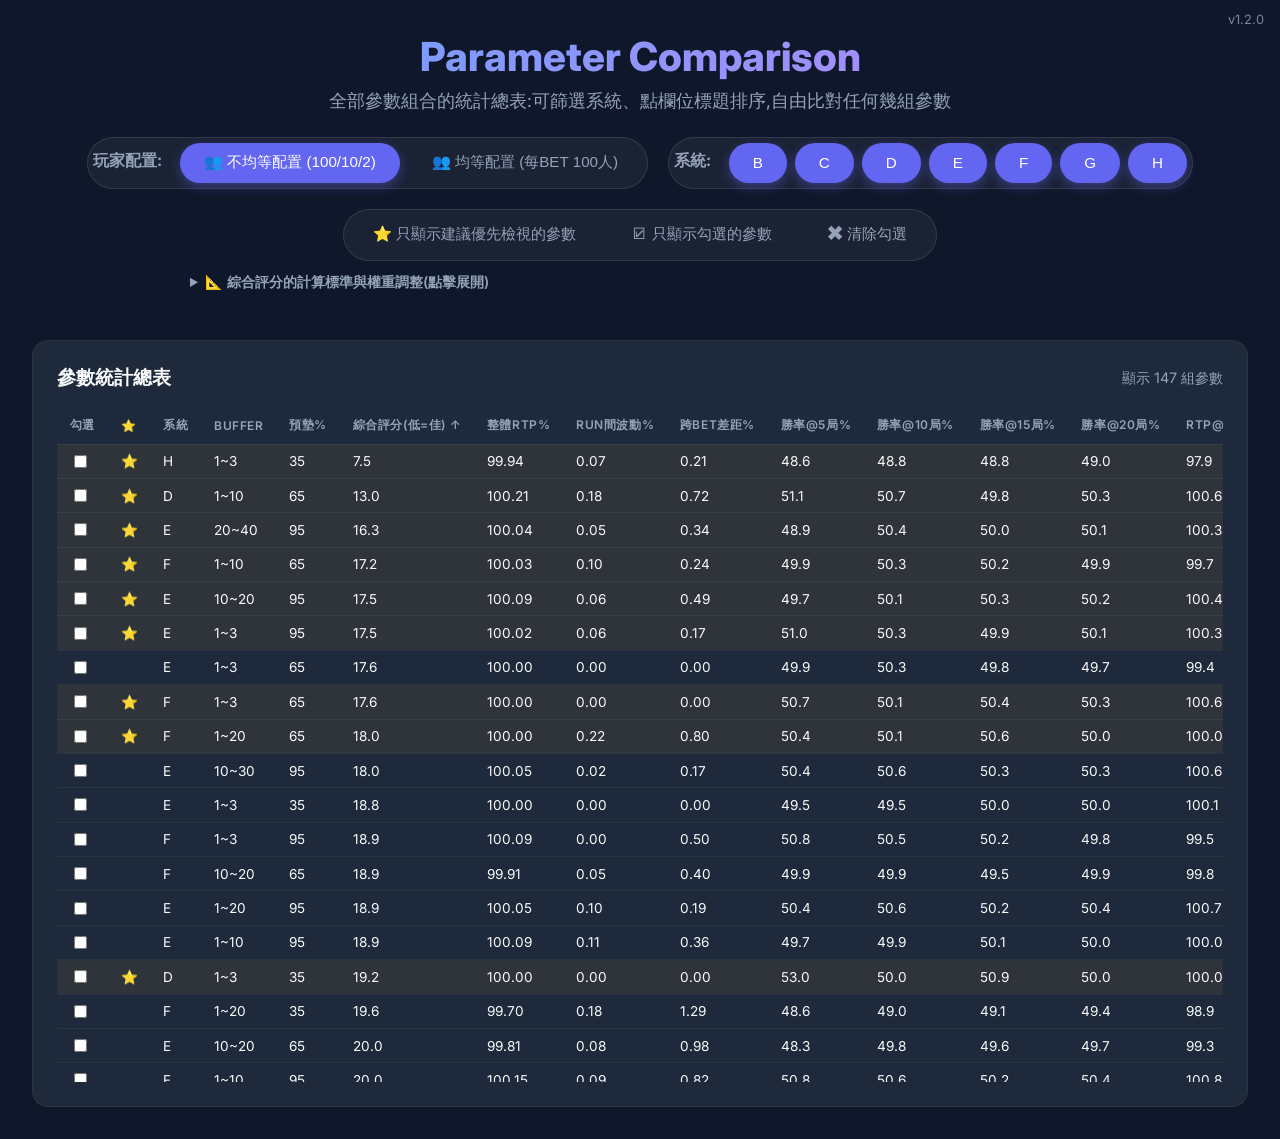
<file: compare.html>
<!DOCTYPE html>
<html lang="zh-TW">
<head>
    <meta charset="UTF-8">
    <meta name="viewport" content="width=device-width, initial-scale=1.0">
    <title>參數比對工具 (Parameter Comparison)</title>
    <link href="https://fonts.googleapis.com/css2?family=Inter:wght@400;600;800&display=swap" rel="stylesheet">
    <link rel="stylesheet" href="style.css">
</head>
<body>
    <div class="container" style="max-width: 1500px;">
        <header>
            <h1>Parameter Comparison</h1>
            <p>全部參數組合的統計總表:可篩選系統、點欄位標題排序,自由比對任何幾組參數</p>

            <div class="controls-section" style="display: flex;">
                <div style="display: flex; gap: 20px; flex-wrap: wrap; justify-content: center; width: 100%;">
                    <div class="system-toggle">
                        <span style="font-weight: bold; margin-right: 10px; color: var(--text-secondary); line-height: 2.2;">玩家配置:</span>
                        <button class="sys-btn cmp-dist-btn active" data-dist="unequal">👥 不均等配置 (100/10/2)</button>
                        <button class="sys-btn cmp-dist-btn" data-dist="equal">👥 均等配置 (每BET 100人)</button>
                    </div>
                    <div class="system-toggle">
                        <span style="font-weight: bold; margin-right: 10px; color: var(--text-secondary); line-height: 2.2;">系統:</span>
                        <button class="sys-btn cmp-sys-btn active" data-system="B">B</button>
                        <button class="sys-btn cmp-sys-btn active" data-system="C">C</button>
                        <button class="sys-btn cmp-sys-btn active" data-system="D">D</button>
                        <button class="sys-btn cmp-sys-btn active" data-system="E">E</button>
                        <button class="sys-btn cmp-sys-btn active" data-system="F">F</button>
                        <button class="sys-btn cmp-sys-btn active" data-system="G">G</button>
                        <button class="sys-btn cmp-sys-btn active" data-system="H">H</button>
                    </div>
                    <div class="system-toggle">
                        <button class="sys-btn" id="cmp-only-rec" title="⭐ 是每個系統建議優先檢視的三組參數(只跟該系統自己比較,三組不分名次)。開啟後表格只顯示這些參數">⭐ 只顯示建議優先檢視的參數</button>
                        <button class="sys-btn" id="cmp-only-sel" title="先勾選表格最左欄的核取方塊(可跨系統任選幾組),再按此鈕即只顯示勾選的參數,精確比對">☑ 只顯示勾選的參數</button>
                        <button class="sys-btn" id="cmp-clear-sel" title="清除所有勾選,並關閉「只顯示勾選的參數」">✖ 清除勾選</button>
                    </div>
                </div>
            </div>

            <details style="margin-top: 0.8rem; text-align: left; max-width: 900px; margin-left: auto; margin-right: auto; color: var(--text-secondary); font-size: 0.88rem;">
                <summary style="cursor: pointer; font-weight: 600;">📐 綜合評分的計算標準與權重調整(點擊展開)</summary>
                <div style="padding: 0.8rem 1rem 0.2rem;">
                    <p style="margin: 0 0 0.5rem;">綜合評分 = 以下各項「指標 × 權重」加總,<strong>分數越低越好</strong>(各項單位皆為百分點)。<strong>權重可直接修改</strong>,綜合評分、排序與 ⭐ 推薦標記會即時重算:</p>
                    <div id="cmp-weights"><!-- 權重輸入列由 JS 動態生成 --></div>
                    <div style="margin: 0.6rem 0;">
                        <button class="sys-btn" id="cmp-apply-weights" style="border: 1px solid #fbbf24; color: #fbbf24;">✔ 套用並儲存</button>
                        <button class="sys-btn" id="cmp-reset-weights" style="border: 1px solid rgba(255,255,255,0.2);">↩ 恢復預設權重</button>
                        <span id="cmp-weights-status" style="margin-left: 0.6rem;"></span>
                    </div>
                    <p style="margin: 0 0 0.5rem;"><strong>輸贏規律性的定義</strong>:把每連續 5 局(或 10 局)的輸贏排列視為一種「樣態」,以滑動視窗統計全體玩家所有樣態的出現分布。若輸贏毫無規律,分布應接近與整體勝率一致的隨機分布;若有固定循環(例如每贏一把就固定連輸兩把),分布會集中在少數樣態。指標以資訊熵計算:0% = 與公平硬幣的隨機結果無異,100% = 完全固定循環,越高代表越容易被玩家摸清、懲罰越重。</p>
                    <p style="margin: 0;">註:預設權重為預先設定的主觀取捨,評分唯一用途是在<strong>每個系統自己的 21 組參數內</strong>初步圈出三組值得先看的參數;分數不用於系統之間的比較,實際優劣請以完整數據自行判斷。<br>修改權重後需按「✔ 套用並儲存」才會生效,自訂結果只儲存在你自己的瀏覽器中;儀表板網頁的琥珀色推薦標記會跟著改用你的自訂結果,並在右上角標示目前是預設還是自訂,「↩ 恢復預設權重」可隨時清除。</p>
                </div>
            </details>

            <div class="upload-section" id="cmp-upload-section" style="display: none;">
                <label for="cmp-file-upload" class="custom-file-upload">
                    📄 手動選擇 compare_data.json
                </label>
                <input type="file" id="cmp-file-upload" accept=".json,application/json">
                <span id="cmp-upload-hint">本地環境無法自動讀取,請手動選擇資料檔</span>
            </div>
        </header>

        <div class="table-container">
            <h2 style="display: flex; justify-content: space-between; align-items: center;">
                <span>參數統計總表</span>
                <span id="cmp-row-count" style="font-size: 0.9rem; color: var(--text-secondary); font-weight: 400;"></span>
            </h2>
            <div class="table-wrapper" style="max-height: 75vh;">
                <table id="cmp-table">
                    <thead><!-- 由 JS 動態生成 --></thead>
                    <tbody><!-- 由 JS 動態生成 --></tbody>
                </table>
            </div>
        </div>
    </div>
    <script src="version.js"></script>
    <script src="compare.js"></script>
</body>
</html>
</file>
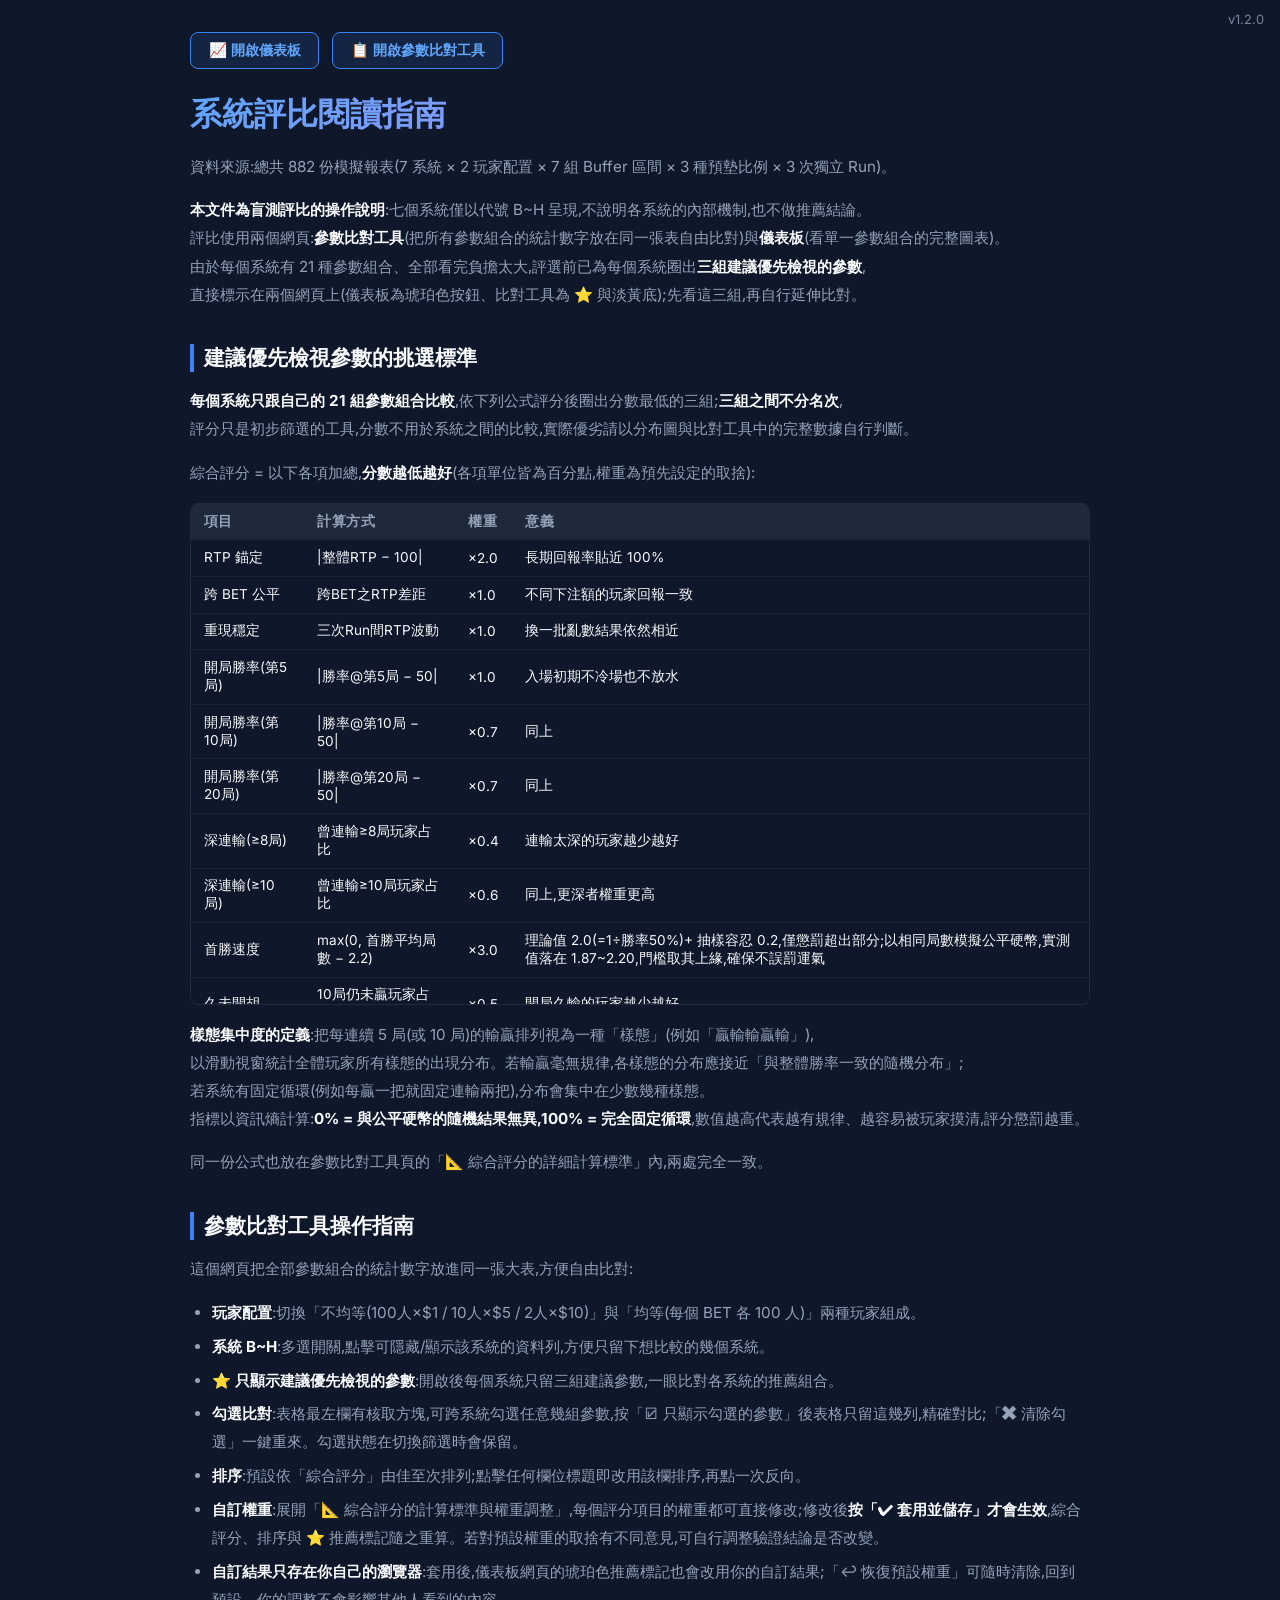
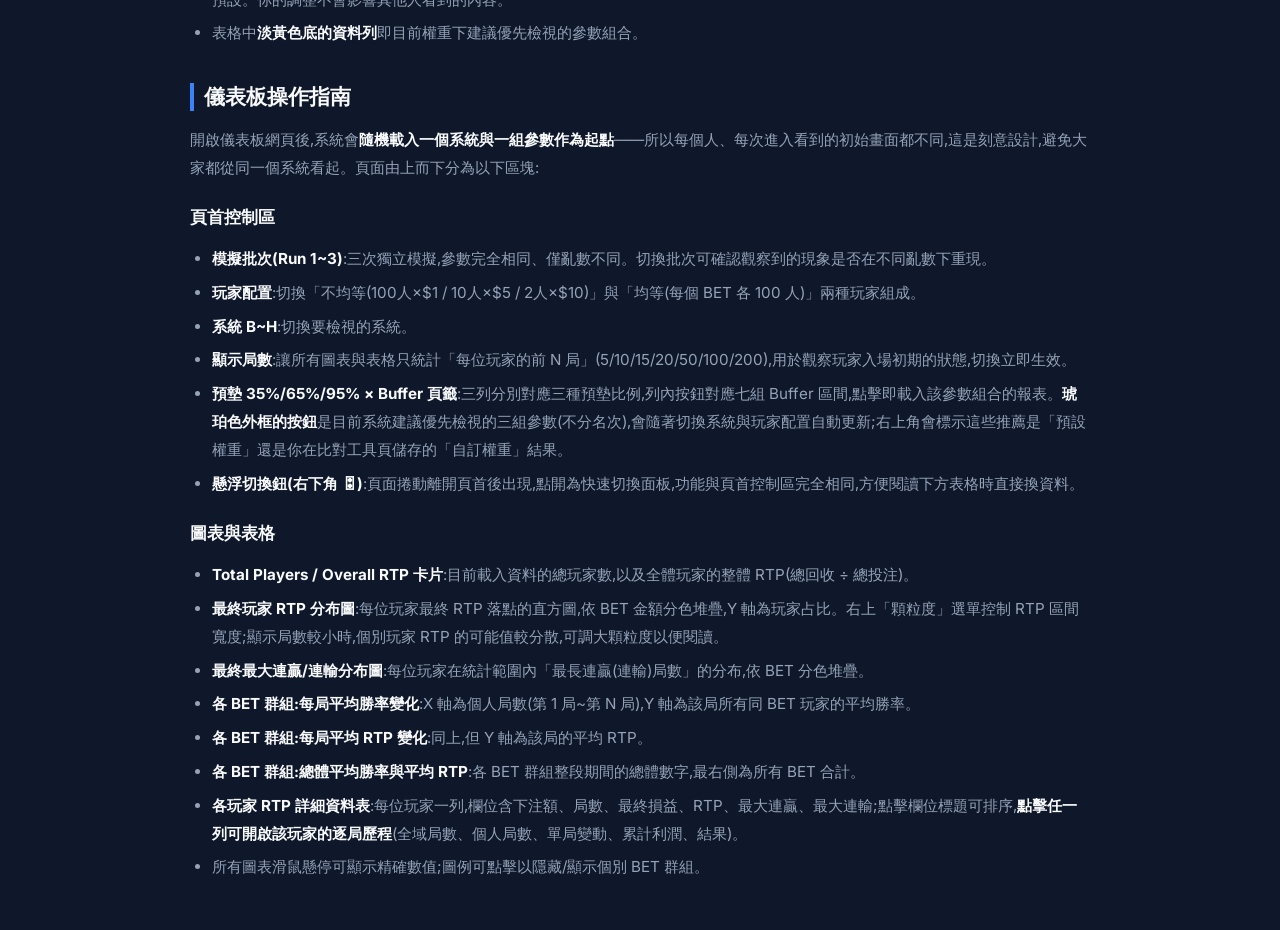
<file: guide.html>
<!DOCTYPE html>
<html lang="zh-TW">
<head>
    <meta charset="UTF-8">
    <meta name="viewport" content="width=device-width, initial-scale=1.0">
    <title>系統評比閱讀指南</title>
    <link href="https://fonts.googleapis.com/css2?family=Inter:wght@400;600;800&display=swap" rel="stylesheet">
    <link rel="stylesheet" href="style.css">
    <style>
        .doc { max-width: 900px; }
        .doc h1 { font-size: 2rem; font-weight: 800; margin: 0 0 1rem;
                   background: linear-gradient(135deg, #60a5fa, #c084fc);
                   -webkit-background-clip: text; -webkit-text-fill-color: transparent; }
        .doc h2 { font-size: 1.3rem; margin: 2.2rem 0 0.8rem; color: var(--text-primary);
                   border-left: 4px solid var(--accent); padding-left: 0.6rem; }
        .doc h3 { font-size: 1.05rem; margin: 1.5rem 0 0.5rem; color: var(--text-primary); }
        .doc p, .doc li { color: var(--text-secondary); line-height: 1.85; font-size: 0.95rem; }
        .doc strong { color: var(--text-primary); }
        .doc ul { padding-left: 1.4rem; }
        .doc li { margin-bottom: 0.35rem; }
        .doc .table-wrapper { margin: 1rem 0; border: 1px solid rgba(255,255,255,0.08); border-radius: 0.5rem; }
        .doc th, .doc td { padding: 0.55rem 0.8rem; font-size: 0.85rem; }
        .doc td:nth-child(3) { white-space: nowrap; } /* 權重欄禁止換行 */
        .doc code { background: rgba(255,255,255,0.08); padding: 0.1rem 0.35rem; border-radius: 0.3rem; }
        .doc-nav { display: flex; gap: 0.8rem; margin-bottom: 1.5rem; flex-wrap: wrap; }
        .doc-nav a { display: inline-block; padding: 0.5rem 1.1rem; border-radius: 0.5rem;
                      background: rgba(59,130,246,0.12); border: 1px solid var(--accent);
                      color: var(--accent-hover); text-decoration: none; font-size: 0.9rem; font-weight: 600; }
        .doc-nav a:hover { background: rgba(59,130,246,0.25); }
    </style>
</head>
<body>
    <div class="container doc">
        <div class="doc-nav">
            <a href="index.html">📈 開啟儀表板</a>
            <a href="compare.html">📋 開啟參數比對工具</a>
        </div>
<h1>系統評比閱讀指南</h1>
<p>資料來源:總共 882 份模擬報表(7 系統 × 2 玩家配置 × 7 組 Buffer 區間 × 3 種預墊比例 × 3 次獨立 Run)。</p>
<p><strong>本文件為盲測評比的操作說明</strong>:七個系統僅以代號 B~H 呈現,不說明各系統的內部機制,也不做推薦結論。<br>評比使用兩個網頁:<strong>參數比對工具</strong>(把所有參數組合的統計數字放在同一張表自由比對)與<strong>儀表板</strong>(看單一參數組合的完整圖表)。<br>由於每個系統有 21 種參數組合、全部看完負擔太大,評選前已為每個系統圈出<strong>三組建議優先檢視的參數</strong>,<br>直接標示在兩個網頁上(儀表板為琥珀色按鈕、比對工具為 ⭐ 與淡黃底);先看這三組,再自行延伸比對。</p>
<h2>建議優先檢視參數的挑選標準</h2>
<p><strong>每個系統只跟自己的 21 組參數組合比較</strong>,依下列公式評分後圈出分數最低的三組;<strong>三組之間不分名次</strong>,<br>評分只是初步篩選的工具,分數不用於系統之間的比較,實際優劣請以分布圖與比對工具中的完整數據自行判斷。</p>
<p>綜合評分 = 以下各項加總,<strong>分數越低越好</strong>(各項單位皆為百分點,權重為預先設定的取捨):</p>
<div class="table-wrapper"><table>
<thead><tr><th>項目</th><th>計算方式</th><th>權重</th><th>意義</th></tr></thead><tbody>
<tr><td>RTP 錨定</td><td>|整體RTP − 100|</td><td>×2.0</td><td>長期回報率貼近 100%</td></tr>
<tr><td>跨 BET 公平</td><td>跨BET之RTP差距</td><td>×1.0</td><td>不同下注額的玩家回報一致</td></tr>
<tr><td>重現穩定</td><td>三次Run間RTP波動</td><td>×1.0</td><td>換一批亂數結果依然相近</td></tr>
<tr><td>開局勝率(第5局)</td><td>|勝率@第5局 − 50|</td><td>×1.0</td><td>入場初期不冷場也不放水</td></tr>
<tr><td>開局勝率(第10局)</td><td>|勝率@第10局 − 50|</td><td>×0.7</td><td>同上</td></tr>
<tr><td>開局勝率(第20局)</td><td>|勝率@第20局 − 50|</td><td>×0.7</td><td>同上</td></tr>
<tr><td>深連輸(≥8局)</td><td>曾連輸≥8局玩家占比</td><td>×0.4</td><td>連輸太深的玩家越少越好</td></tr>
<tr><td>深連輸(≥10局)</td><td>曾連輸≥10局玩家占比</td><td>×0.6</td><td>同上,更深者權重更高</td></tr>
<tr><td>首勝速度</td><td>max(0, 首勝平均局數 − 2.2)</td><td>×3.0</td><td>理論值 2.0(=1÷勝率50%)+ 抽樣容忍 0.2,僅懲罰超出部分;以相同局數模擬公平硬幣,實測值落在 1.87~2.20,門檻取其上緣,確保不誤罰運氣</td></tr>
<tr><td>久未開胡</td><td>10局仍未贏玩家占比</td><td>×0.5</td><td>開局久輸的玩家越少越好</td></tr>
<tr><td>輸贏規律性(5局窗)</td><td>樣態集中度,見下方定義</td><td>×0.3</td><td>短規律玩家最容易當場察覺,權重較高</td></tr>
<tr><td>輸贏規律性(10局窗)</td><td>樣態集中度,見下方定義</td><td>×0.2</td><td>抓較長週期的循環規律</td></tr>
</tbody></table></div>
<p><strong>樣態集中度的定義</strong>:把每連續 5 局(或 10 局)的輸贏排列視為一種「樣態」(例如「贏輸輸贏輸」),<br>以滑動視窗統計全體玩家所有樣態的出現分布。若輸贏毫無規律,各樣態的分布應接近「與整體勝率一致的隨機分布」;<br>若系統有固定循環(例如每贏一把就固定連輸兩把),分布會集中在少數幾種樣態。<br>指標以資訊熵計算:<strong>0% = 與公平硬幣的隨機結果無異,100% = 完全固定循環</strong>,數值越高代表越有規律、越容易被玩家摸清,評分懲罰越重。</p>
<p>同一份公式也放在參數比對工具頁的「📐 綜合評分的詳細計算標準」內,兩處完全一致。</p>
<h2>參數比對工具操作指南</h2>
<p>這個網頁把全部參數組合的統計數字放進同一張大表,方便自由比對:</p>
<ul><li><strong>玩家配置</strong>:切換「不均等(100人×$1 / 10人×$5 / 2人×$10)」與「均等(每個 BET 各 100 人)」兩種玩家組成。</li><li><strong>系統 B~H</strong>:多選開關,點擊可隱藏/顯示該系統的資料列,方便只留下想比較的幾個系統。</li><li><strong>⭐ 只顯示建議優先檢視的參數</strong>:開啟後每個系統只留三組建議參數,一眼比對各系統的推薦組合。</li><li><strong>勾選比對</strong>:表格最左欄有核取方塊,可跨系統勾選任意幾組參數,按「☑ 只顯示勾選的參數」後表格只留這幾列,精確對比;「✖ 清除勾選」一鍵重來。勾選狀態在切換篩選時會保留。</li><li><strong>排序</strong>:預設依「綜合評分」由佳至次排列;點擊任何欄位標題即改用該欄排序,再點一次反向。</li><li><strong>自訂權重</strong>:展開「📐 綜合評分的計算標準與權重調整」,每個評分項目的權重都可直接修改;修改後<strong>按「✔ 套用並儲存」才會生效</strong>,綜合評分、排序與 ⭐ 推薦標記隨之重算。若對預設權重的取捨有不同意見,可自行調整驗證結論是否改變。</li><li><strong>自訂結果只存在你自己的瀏覽器</strong>:套用後,儀表板網頁的琥珀色推薦標記也會改用你的自訂結果;「↩ 恢復預設權重」可隨時清除,回到預設。你的調整不會影響其他人看到的內容。</li><li>表格中<strong>淡黃色底的資料列</strong>即目前權重下建議優先檢視的參數組合。</li></ul>
<h2>儀表板操作指南</h2>
<p>開啟儀表板網頁後,系統會<strong>隨機載入一個系統與一組參數作為起點</strong>——所以每個人、每次進入看到的初始畫面都不同,這是刻意設計,避免大家都從同一個系統看起。頁面由上而下分為以下區塊:</p>
<h3>頁首控制區</h3>
<ul><li><strong>模擬批次(Run 1~3)</strong>:三次獨立模擬,參數完全相同、僅亂數不同。切換批次可確認觀察到的現象是否在不同亂數下重現。</li><li><strong>玩家配置</strong>:切換「不均等(100人×$1 / 10人×$5 / 2人×$10)」與「均等(每個 BET 各 100 人)」兩種玩家組成。</li><li><strong>系統 B~H</strong>:切換要檢視的系統。</li><li><strong>顯示局數</strong>:讓所有圖表與表格只統計「每位玩家的前 N 局」(5/10/15/20/50/100/200),用於觀察玩家入場初期的狀態,切換立即生效。</li><li><strong>預墊 35%/65%/95% × Buffer 頁籤</strong>:三列分別對應三種預墊比例,列內按鈕對應七組 Buffer 區間,點擊即載入該參數組合的報表。<strong>琥珀色外框的按鈕</strong>是目前系統建議優先檢視的三組參數(不分名次),會隨著切換系統與玩家配置自動更新;右上角會標示這些推薦是「預設權重」還是你在比對工具頁儲存的「自訂權重」結果。</li><li><strong>懸浮切換鈕(右下角 🎛)</strong>:頁面捲動離開頁首後出現,點開為快速切換面板,功能與頁首控制區完全相同,方便閱讀下方表格時直接換資料。</li></ul>
<h3>圖表與表格</h3>
<ul><li><strong>Total Players / Overall RTP 卡片</strong>:目前載入資料的總玩家數,以及全體玩家的整體 RTP(總回收 ÷ 總投注)。</li><li><strong>最終玩家 RTP 分布圖</strong>:每位玩家最終 RTP 落點的直方圖,依 BET 金額分色堆疊,Y 軸為玩家占比。右上「顆粒度」選單控制 RTP 區間寬度;顯示局數較小時,個別玩家 RTP 的可能值較分散,可調大顆粒度以便閱讀。</li><li><strong>最終最大連贏/連輸分布圖</strong>:每位玩家在統計範圍內「最長連贏(連輸)局數」的分布,依 BET 分色堆疊。</li><li><strong>各 BET 群組:每局平均勝率變化</strong>:X 軸為個人局數(第 1 局~第 N 局),Y 軸為該局所有同 BET 玩家的平均勝率。</li><li><strong>各 BET 群組:每局平均 RTP 變化</strong>:同上,但 Y 軸為該局的平均 RTP。</li><li><strong>各 BET 群組:總體平均勝率與平均 RTP</strong>:各 BET 群組整段期間的總體數字,最右側為所有 BET 合計。</li><li><strong>各玩家 RTP 詳細資料表</strong>:每位玩家一列,欄位含下注額、局數、最終損益、RTP、最大連贏、最大連輸;點擊欄位標題可排序,<strong>點擊任一列可開啟該玩家的逐局歷程</strong>(全域局數、個人局數、單局變動、累計利潤、結果)。</li><li>所有圖表滑鼠懸停可顯示精確數值;圖例可點擊以隱藏/顯示個別 BET 群組。</li></ul>
    </div>
    <script src="version.js"></script>
</body>
</html>
</file>
<file: style.css>
:root {
    --bg-color: #0f172a;
    --card-bg: #1e293b;
    --text-primary: #f8fafc;
    --text-secondary: #94a3b8;
    --accent: #3b82f6;
    --accent-hover: #60a5fa;
    --primary-color: #6366f1;
    --success: #10b981;
    --danger: #ef4444;
}

body {
    margin: 0;
    padding: 0;
    font-family: 'Inter', sans-serif;
    background-color: var(--bg-color);
    color: var(--text-primary);
    -webkit-font-smoothing: antialiased;
}

.container {
    max-width: 1200px;
    margin: 0 auto;
    padding: 2rem;
}

header {
    margin-bottom: 3rem;
    text-align: center;
}

header h1 {
    font-size: 2.5rem;
    font-weight: 800;
    margin: 0 0 0.5rem 0;
    background: linear-gradient(135deg, #60a5fa, #c084fc);
    -webkit-background-clip: text;
    -webkit-text-fill-color: transparent;
}

header p {
    color: var(--text-secondary);
    font-size: 1.1rem;
    margin: 0;
}

.summary-cards {
    display: flex;
    gap: 2rem;
    margin-bottom: 3rem;
}

.card {
    flex: 1;
    background-color: var(--card-bg);
    border-radius: 1rem;
    padding: 1.5rem;
    box-shadow: 0 4px 6px -1px rgba(0, 0, 0, 0.1), 0 2px 4px -1px rgba(0, 0, 0, 0.06);
    transition: transform 0.2s ease, box-shadow 0.2s ease;
    border: 1px solid rgba(255,255,255,0.05);
}

.card:hover {
    transform: translateY(-5px);
    box-shadow: 0 10px 15px -3px rgba(0, 0, 0, 0.2), 0 4px 6px -2px rgba(0, 0, 0, 0.1);
}

.card h3 {
    margin: 0 0 0.5rem 0;
    font-size: 1rem;
    color: var(--text-secondary);
    text-transform: uppercase;
    letter-spacing: 0.05em;
}

.card p {
    margin: 0;
    font-size: 2.5rem;
    font-weight: 800;
    color: var(--text-primary);
}

.chart-container {
    background-color: var(--card-bg);
    border-radius: 1rem;
    padding: 1.5rem;
    margin-bottom: 3rem;
    border: 1px solid rgba(255,255,255,0.05);
}

.chart-container h2 {
    margin-top: 0;
    margin-bottom: 1.5rem;
    font-size: 1.2rem;
    color: var(--text-primary);
}

.table-container {
    background-color: var(--card-bg);
    border-radius: 1rem;
    padding: 1.5rem;
    border: 1px solid rgba(255,255,255,0.05);
}

.table-container h2 {
    margin-top: 0;
    margin-bottom: 1rem;
    font-size: 1.2rem;
}

.table-wrapper {
    overflow-x: auto;
    max-height: 500px;
}

table {
    width: 100%;
    border-collapse: collapse;
}

th, td {
    padding: 1rem;
    text-align: left;
    border-bottom: 1px solid rgba(255,255,255,0.05);
}

th {
    color: var(--text-secondary);
    font-weight: 600;
    text-transform: uppercase;
    font-size: 0.85rem;
    letter-spacing: 0.05em;
    position: sticky;
    top: 0;
    background-color: var(--card-bg);
    z-index: 10;
}

td {
    color: var(--text-primary);
    font-size: 0.95rem;
}

tbody tr {
    transition: background-color 0.15s ease;
}

tbody tr:hover {
    background-color: rgba(255,255,255,0.02);
}

.positive {
    color: var(--success);
    font-weight: 600;
}

.negative {
    color: var(--danger);
    font-weight: 600;
}

/* File Upload Styles */
.upload-section {
    margin-top: 1.5rem;
    display: flex;
    align-items: center;
    justify-content: center;
    gap: 1rem;
}

input[type="file"] {
    display: none;
}

.custom-file-upload {
    border: 1px solid rgba(255,255,255,0.1);
    display: inline-block;
    padding: 0.75rem 1.5rem;
    cursor: pointer;
    border-radius: 0.5rem;
    background-color: rgba(255,255,255,0.05);
    color: var(--text-primary);
    font-weight: 600;
    transition: all 0.2s ease;
}

.custom-file-upload:hover {
    background-color: rgba(255,255,255,0.1);
    border-color: var(--accent-hover);
    transform: translateY(-2px);
}

#file-name {
    color: var(--text-secondary);
    font-size: 0.95rem;
}

.controls-section {
    display: flex;
    flex-direction: column;
    align-items: center;
    gap: 1.5rem;
    margin-top: 1.5rem;
    width: 100%;
}

.system-toggle {
    display: flex;
    gap: 0.5rem;
    background: rgba(255,255,255,0.05);
    padding: 0.3rem;
    border-radius: 2rem;
    border: 1px solid rgba(255,255,255,0.1);
}

.sys-btn {
    background: transparent;
    border: none;
    color: var(--text-secondary);
    padding: 0.6rem 1.5rem;
    border-radius: 1.5rem;
    font-size: 0.95rem;
    font-weight: 500;
    cursor: pointer;
    transition: all 0.3s;
}

.sys-btn.active {
    background: var(--primary-color);
    color: white;
    box-shadow: 0 4px 12px rgba(99, 102, 241, 0.4);
}

.tabs-wrapper {
    display: flex;
    flex-direction: column;
    gap: 0.8rem;
    width: 100%;
}

.tabs-row {
    display: flex;
    align-items: center;
    gap: 1rem;
    width: 100%;
}

.row-label {
    color: var(--text-secondary);
    font-size: 0.85rem;
    font-weight: bold;
    white-space: nowrap;
    width: 70px;
    text-align: right;
}

.tabs-container {
    display: flex;
    gap: 0.5rem;
    overflow-x: auto;
    flex: 1;
    padding-bottom: 0.2rem;
    scrollbar-width: thin;
    scrollbar-color: var(--primary-color) rgba(255,255,255,0.05);
}

.tabs-container::-webkit-scrollbar {
    height: 6px;
}
.tabs-container::-webkit-scrollbar-track {
    background: rgba(255,255,255,0.05);
    border-radius: 3px;
}
.tabs-container::-webkit-scrollbar-thumb {
    background: var(--primary-color);
    border-radius: 3px;
}

.tab-btn {
    background: rgba(255,255,255,0.05);
    border: 1px solid rgba(255,255,255,0.1);
    color: var(--text-secondary);
    padding: 0.6rem 1.2rem;
    border-radius: 0.5rem;
    font-size: 0.9rem;
    cursor: pointer;
    white-space: nowrap;
    transition: all 0.2s;
}

.tab-btn:hover {
    border-color: rgba(255,255,255,0.3);
    color: var(--text-primary);
}

.tab-btn.active {
    background: var(--primary-color);
    border-color: var(--primary-color);
    color: #fff;
    font-weight: bold;
}

/* 建議優先檢視的參數標色 (三組同色不分名次):只改既有邊框與文字顏色,不改任何尺寸 */
.tab-btn.rank-pick:not(.active) {
    border-color: #fbbf24;
    color: #fbbf24;
    background: rgba(251, 191, 36, 0.08);
}

#rtp-table tbody tr {
    cursor: pointer;
}

/* Modal Styles */
.modal {
    display: none; 
    position: fixed; 
    z-index: 1000; 
    left: 0;
    top: 0;
    width: 100%; 
    height: 100%; 
    overflow: auto; 
    background-color: rgba(0,0,0,0.7); 
    backdrop-filter: blur(4px);
}

.modal-content {
    background-color: var(--card-bg);
    margin: 5% auto; 
    padding: 2rem;
    border: 1px solid rgba(255,255,255,0.1);
    border-radius: 1rem;
    width: 80%; 
    max-width: 800px;
    box-shadow: 0 25px 50px -12px rgba(0, 0, 0, 0.5);
    position: relative;
    animation: modalFadeIn 0.3s ease;
}

@keyframes modalFadeIn {
    from { opacity: 0; transform: translateY(-20px); }
    to { opacity: 1; transform: translateY(0); }
}

.close-btn {
    color: var(--text-secondary);
    float: right;
    font-size: 28px;
    font-weight: bold;
    cursor: pointer;
    transition: color 0.2s;
    line-height: 1;
}

.close-btn:hover {
    color: #fff;
    text-decoration: none;
}

.modal-stats {
    display: flex;
    gap: 1rem;
    margin-bottom: 1.5rem;
    margin-top: 1rem;
}

.stat-box {
    background-color: rgba(255,255,255,0.05);
    padding: 1rem;
    border-radius: 0.5rem;
    flex: 1;
    display: flex;
    flex-direction: column;
    gap: 0.5rem;
    align-items: center;
}

.stat-box span {
    color: var(--text-secondary);
    font-size: 0.9rem;
}

.stat-box strong {
    font-size: 1.8rem;
}

.history-table-wrapper {
    max-height: 400px;
    overflow-y: auto;
    border: 1px solid rgba(255,255,255,0.05);
    border-radius: 0.5rem;
}

th.sortable {
    cursor: pointer;
    user-select: none;
    transition: color 0.2s;
}

th.sortable:hover {
    color: var(--text-primary);
}

.sort-icon::after {
    content: '\21D5';
    font-size: 0.8em;
    margin-left: 0.3rem;
    opacity: 0.3;
}

th.asc .sort-icon::after {
    content: '\2191';
    opacity: 1;
}

th.desc .sort-icon::after {
    content: '\2193';
    opacity: 1;
}

/* 參數比對工具頁 */
#cmp-table th.cmp-th {
    white-space: nowrap;
    padding: 0.6rem 0.8rem;
    font-size: 0.75rem;
}

#cmp-table td {
    white-space: nowrap;
    padding: 0.45rem 0.8rem;
    font-size: 0.85rem;
}

#cmp-table tbody tr.rec-row {
    background: rgba(251, 191, 36, 0.07);
}

#cmp-table tbody tr.rec-row:hover {
    background: rgba(251, 191, 36, 0.12);
}

/* 右上角版本號 */
#app-version {
    position: fixed;
    top: 12px;
    right: 16px;
    font-size: 0.8rem;
    color: var(--text-secondary);
    opacity: 0.8;
    pointer-events: none;
    z-index: 1200;
}

/* 右上角推薦標記來源 (版本號下方) */
#rec-source-badge {
    position: fixed;
    top: 32px;
    right: 16px;
    font-size: 0.75rem;
    color: var(--text-secondary);
    opacity: 0.8;
    pointer-events: none;
    z-index: 1200;
}

#rec-source-badge.custom {
    color: #fbbf24;
    opacity: 1;
}

/* 懸浮快速切換面板 */
#fp-fab {
    position: fixed;
    right: 24px;
    bottom: 24px;
    width: 52px;
    height: 52px;
    border-radius: 50%;
    border: none;
    background: var(--accent);
    color: #fff;
    font-size: 1.4rem;
    cursor: pointer;
    display: none;
    align-items: center;
    justify-content: center;
    box-shadow: 0 8px 20px rgba(0, 0, 0, 0.45);
    z-index: 1100;
    transition: transform 0.15s ease, background 0.2s ease;
}

#fp-fab:hover {
    background: var(--accent-hover);
    transform: scale(1.08);
}

#floating-switcher {
    position: fixed;
    right: 24px;
    bottom: 88px;
    width: 280px;
    background: var(--card-bg);
    border: 1px solid rgba(255, 255, 255, 0.15);
    border-radius: 0.8rem;
    padding: 1rem;
    box-shadow: 0 15px 40px rgba(0, 0, 0, 0.55);
    z-index: 1100;
    display: none;
}

#floating-switcher .fp-title {
    display: flex;
    justify-content: space-between;
    align-items: center;
    font-weight: bold;
    color: var(--text-primary);
    margin-bottom: 0.8rem;
}

#fp-close {
    cursor: pointer;
    color: var(--text-secondary);
    font-size: 1.3rem;
    line-height: 1;
}

#fp-close:hover {
    color: var(--text-primary);
}

.fp-row {
    display: flex;
    align-items: center;
    gap: 0.5rem;
    margin-bottom: 0.6rem;
}

.fp-row label {
    width: 48px;
    color: var(--text-secondary);
    font-size: 0.85rem;
    flex-shrink: 0;
}

.fp-select {
    flex: 1;
    background: var(--bg-color);
    color: var(--text-primary);
    border: 1px solid rgba(255, 255, 255, 0.15);
    border-radius: 0.4rem;
    padding: 0.35rem 0.5rem;
    font-family: 'Inter', sans-serif;
    font-size: 0.85rem;
}

.fp-sys {
    display: flex;
    flex-wrap: wrap;
    gap: 0.3rem;
    flex: 1;
}

.fp-sys button {
    background: var(--bg-color);
    border: 1px solid rgba(255, 255, 255, 0.15);
    color: var(--text-secondary);
    width: 28px;
    height: 28px;
    border-radius: 0.4rem;
    font-size: 0.85rem;
    font-weight: 600;
    cursor: pointer;
    transition: all 0.15s;
}

.fp-sys button:hover {
    border-color: var(--accent-hover);
    color: var(--text-primary);
}

.fp-sys button.active {
    background: var(--accent);
    border-color: var(--accent);
    color: #fff;
}
</file>
